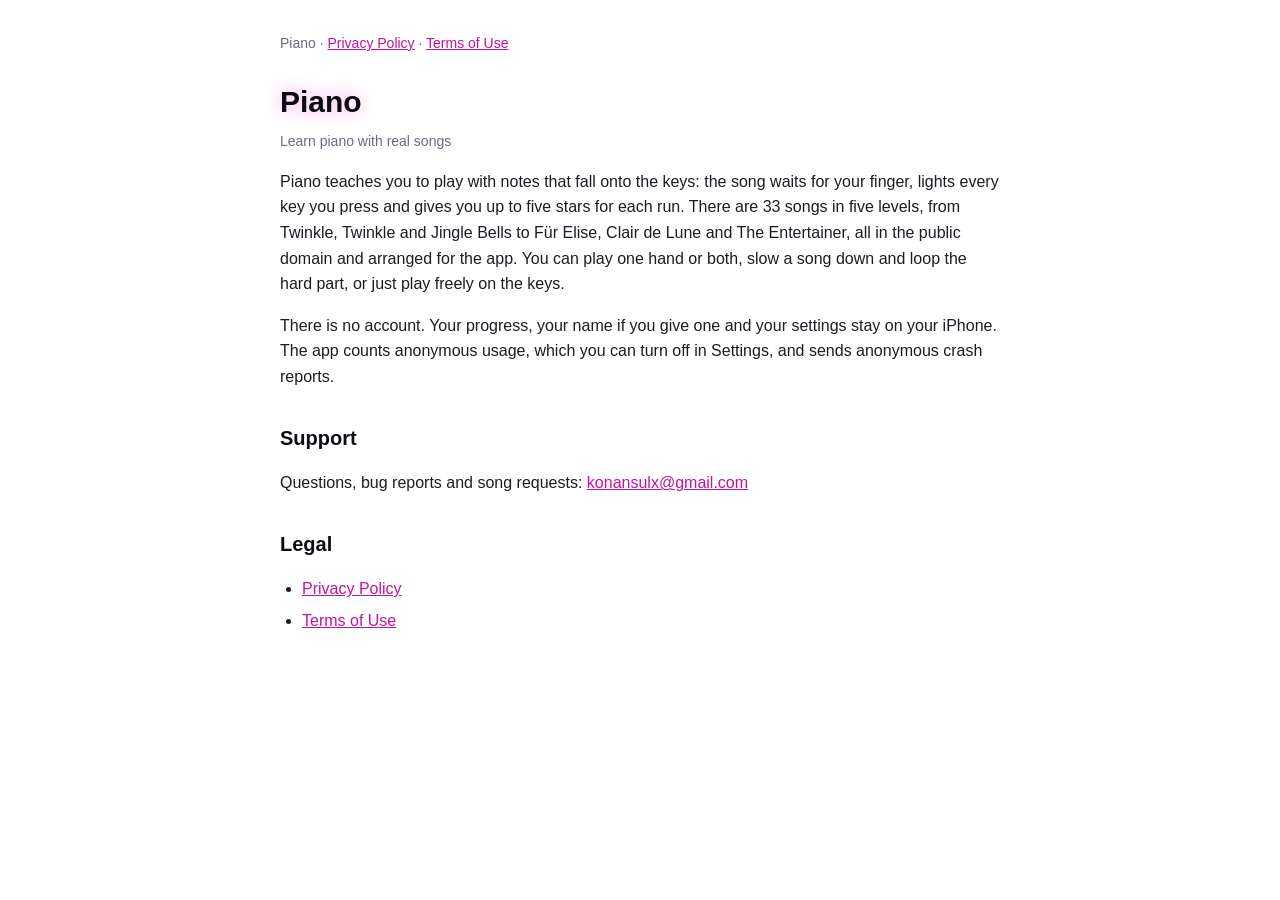
<file: index.html>
<!DOCTYPE html>
<html lang="en">
<head>
<meta charset="utf-8">
<meta name="viewport" content="width=device-width, initial-scale=1">
<title>Piano — Learn Songs</title>
<link rel="stylesheet" href="style.css">
</head>
<body>
<div class="nav">Piano · <a href="privacy.html">Privacy Policy</a> · <a href="terms.html">Terms of Use</a></div>

<h1>Piano</h1>
<p class="updated">Learn piano with real songs</p>

<p>Piano teaches you to play with notes that fall onto the keys: the song waits for your finger, lights every key you press and gives you up to five stars for each run. There are 33 songs in five levels, from Twinkle, Twinkle and Jingle Bells to Für Elise, Clair de Lune and The Entertainer, all in the public domain and arranged for the app. You can play one hand or both, slow a song down and loop the hard part, or just play freely on the keys.</p>

<p>There is no account. Your progress, your name if you give one and your settings stay on your iPhone. The app counts anonymous usage, which you can turn off in Settings, and sends anonymous crash reports.</p>

<h2>Support</h2>
<p>Questions, bug reports and song requests: <a href="mailto:konansulx@gmail.com">konansulx@gmail.com</a></p>

<h2>Legal</h2>
<ul>
  <li><a href="privacy.html">Privacy Policy</a></li>
  <li><a href="terms.html">Terms of Use</a></li>
</ul>
</body>
</html>
</file>
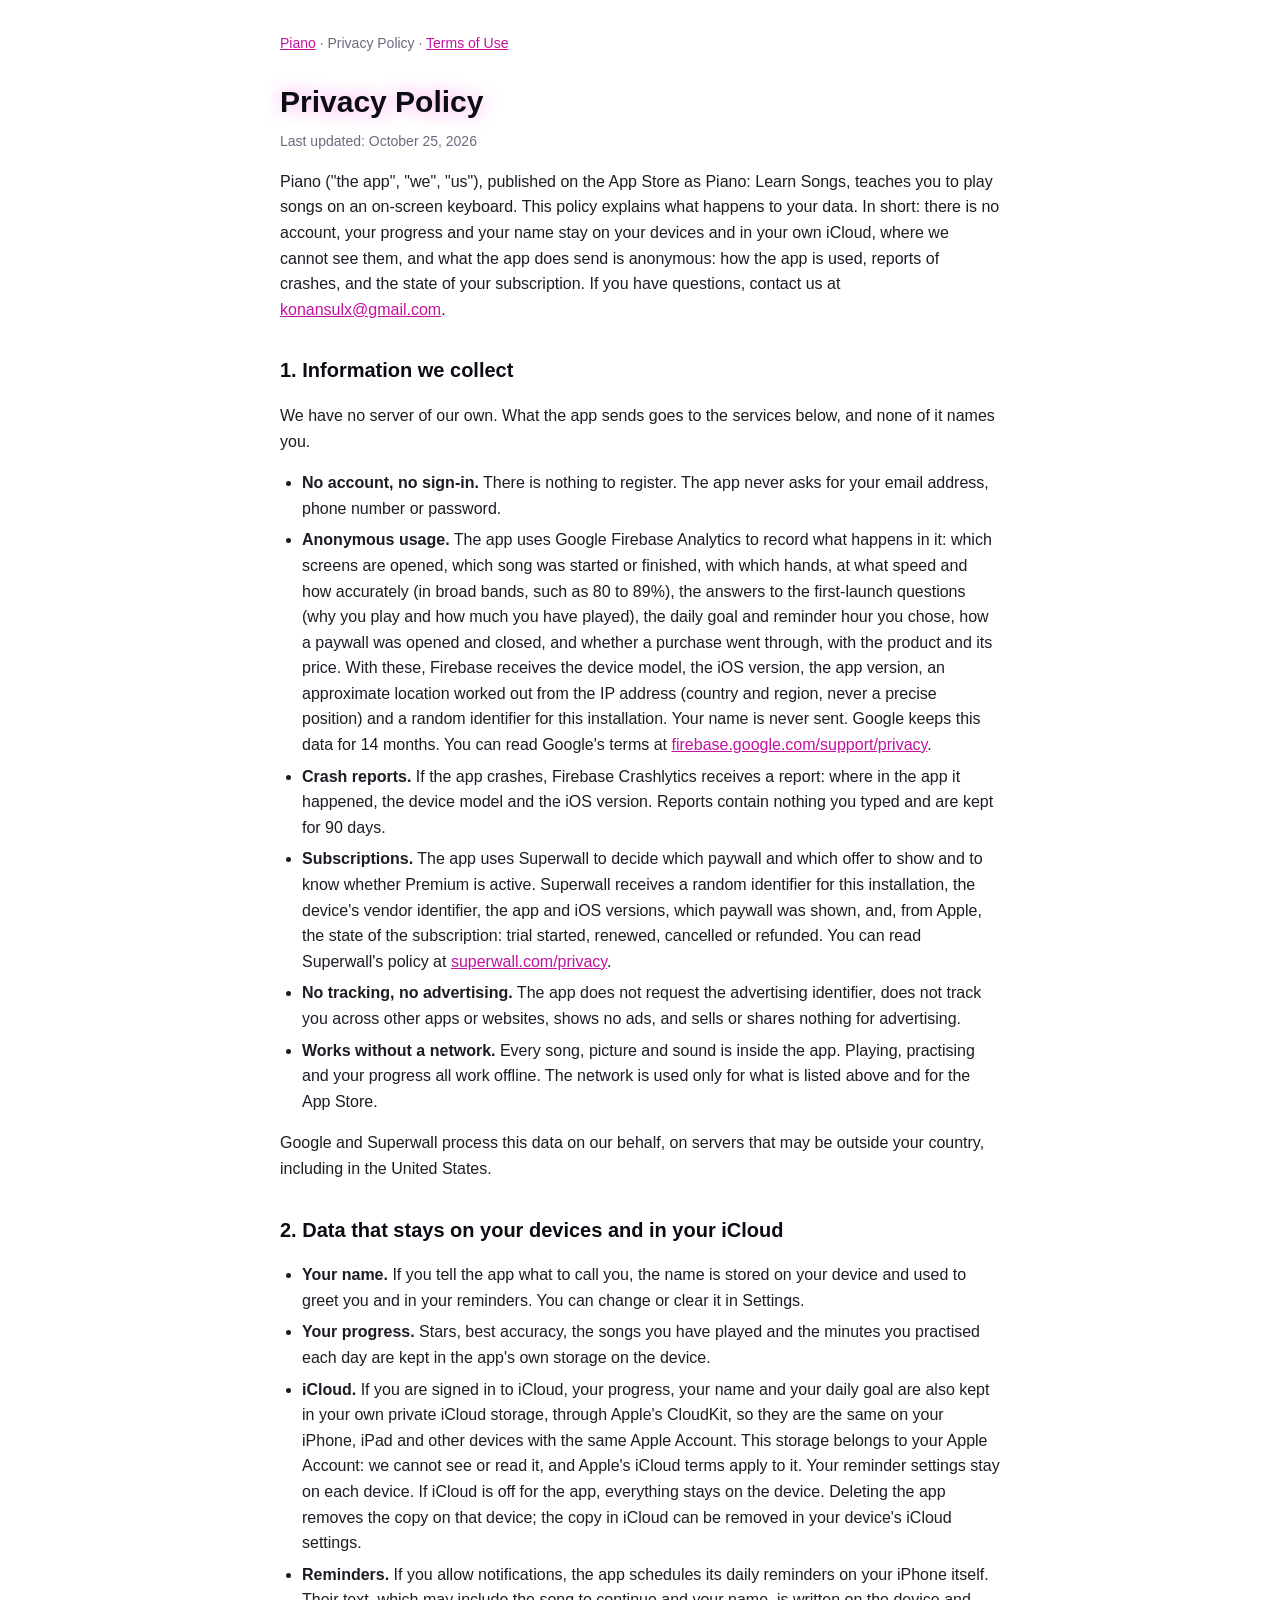
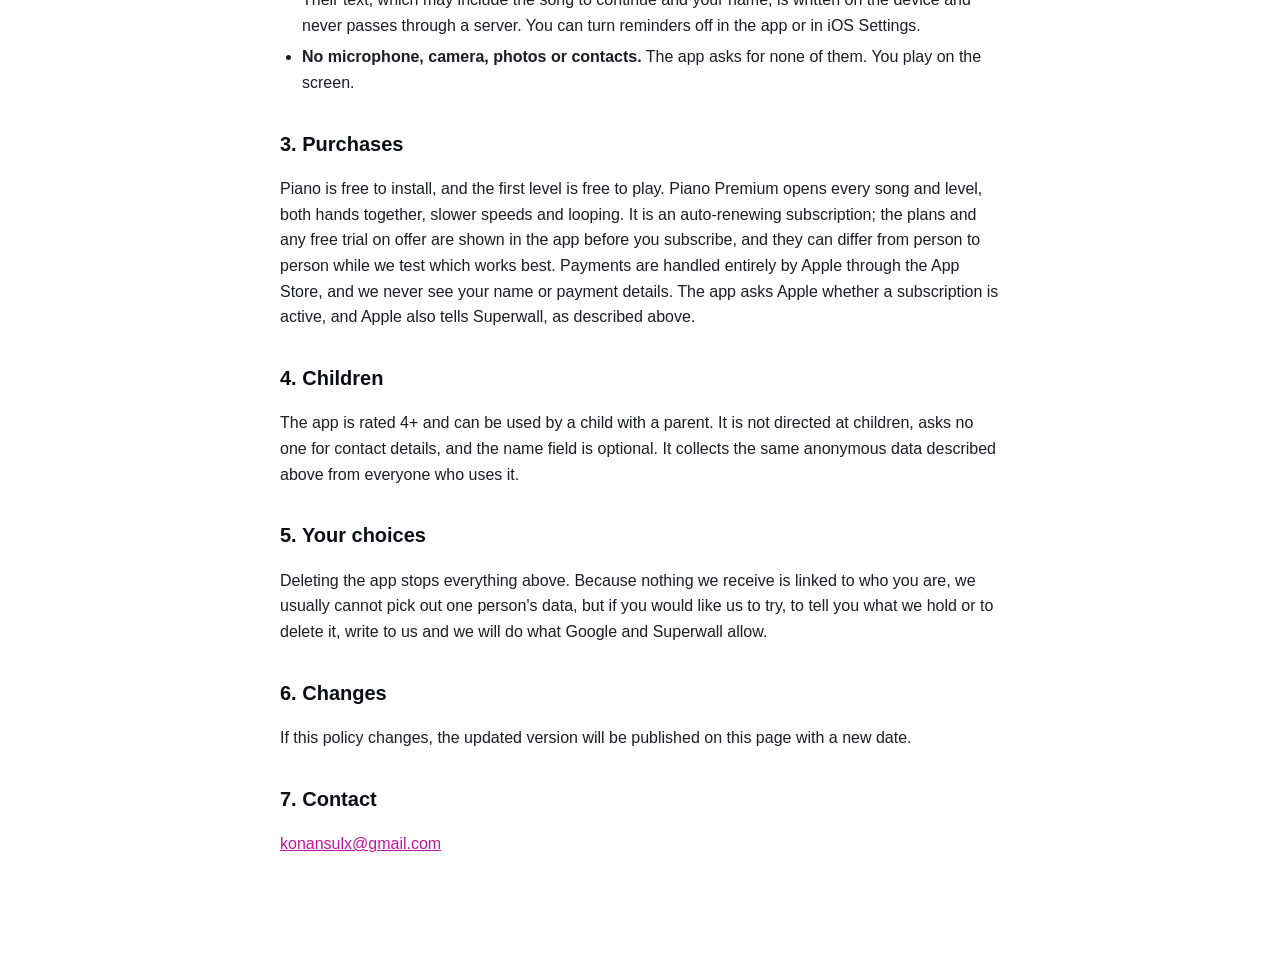
<file: privacy.html>
<!DOCTYPE html>
<html lang="en">
<head>
<meta charset="utf-8">
<meta name="viewport" content="width=device-width, initial-scale=1">
<title>Piano — Privacy Policy</title>
<link rel="stylesheet" href="style.css">
</head>
<body>
<div class="nav"><a href="index.html">Piano</a> · Privacy Policy · <a href="terms.html">Terms of Use</a></div>

<h1>Privacy Policy</h1>
<p class="updated">Last updated: October 25, 2026</p>

<p>Piano ("the app", "we", "us"), published on the App Store as Piano: Learn Songs, teaches you to play songs on an on-screen keyboard. This policy explains what happens to your data. In short: there is no account, your progress and your name stay on your devices and in your own iCloud, where we cannot see them, and what the app does send is anonymous: how the app is used, reports of crashes, and the state of your subscription. If you have questions, contact us at <a href="mailto:konansulx@gmail.com">konansulx@gmail.com</a>.</p>

<h2>1. Information we collect</h2>
<p>We have no server of our own. What the app sends goes to the services below, and none of it names you.</p>
<ul>
  <li><strong>No account, no sign-in.</strong> There is nothing to register. The app never asks for your email address, phone number or password.</li>
  <li><strong>Anonymous usage.</strong> The app uses Google Firebase Analytics to record what happens in it: which screens are opened, which song was started or finished, with which hands, at what speed and how accurately (in broad bands, such as 80 to 89%), the answers to the first-launch questions (why you play and how much you have played), the daily goal and reminder hour you chose, how a paywall was opened and closed, and whether a purchase went through, with the product and its price. With these, Firebase receives the device model, the iOS version, the app version, an approximate location worked out from the IP address (country and region, never a precise position) and a random identifier for this installation. Your name is never sent. Google keeps this data for 14 months. You can read Google's terms at <a href="https://firebase.google.com/support/privacy">firebase.google.com/support/privacy</a>.</li>
  <li><strong>Crash reports.</strong> If the app crashes, Firebase Crashlytics receives a report: where in the app it happened, the device model and the iOS version. Reports contain nothing you typed and are kept for 90 days.</li>
  <li><strong>Subscriptions.</strong> The app uses Superwall to decide which paywall and which offer to show and to know whether Premium is active. Superwall receives a random identifier for this installation, the device's vendor identifier, the app and iOS versions, which paywall was shown, and, from Apple, the state of the subscription: trial started, renewed, cancelled or refunded. You can read Superwall's policy at <a href="https://superwall.com/privacy">superwall.com/privacy</a>.</li>
  <li><strong>No tracking, no advertising.</strong> The app does not request the advertising identifier, does not track you across other apps or websites, shows no ads, and sells or shares nothing for advertising.</li>
  <li><strong>Works without a network.</strong> Every song, picture and sound is inside the app. Playing, practising and your progress all work offline. The network is used only for what is listed above and for the App Store.</li>
</ul>
<p>Google and Superwall process this data on our behalf, on servers that may be outside your country, including in the United States.</p>

<h2>2. Data that stays on your devices and in your iCloud</h2>
<ul>
  <li><strong>Your name.</strong> If you tell the app what to call you, the name is stored on your device and used to greet you and in your reminders. You can change or clear it in Settings.</li>
  <li><strong>Your progress.</strong> Stars, best accuracy, the songs you have played and the minutes you practised each day are kept in the app's own storage on the device.</li>
  <li><strong>iCloud.</strong> If you are signed in to iCloud, your progress, your name and your daily goal are also kept in your own private iCloud storage, through Apple's CloudKit, so they are the same on your iPhone, iPad and other devices with the same Apple Account. This storage belongs to your Apple Account: we cannot see or read it, and Apple's iCloud terms apply to it. Your reminder settings stay on each device. If iCloud is off for the app, everything stays on the device. Deleting the app removes the copy on that device; the copy in iCloud can be removed in your device's iCloud settings.</li>
  <li><strong>Reminders.</strong> If you allow notifications, the app schedules its daily reminders on your iPhone itself. Their text, which may include the song to continue and your name, is written on the device and never passes through a server. You can turn reminders off in the app or in iOS Settings.</li>
  <li><strong>No microphone, camera, photos or contacts.</strong> The app asks for none of them. You play on the screen.</li>
</ul>

<h2>3. Purchases</h2>
<p>Piano is free to install, and the first level is free to play. Piano Premium opens every song and level, both hands together, slower speeds and looping. It is an auto-renewing subscription; the plans and any free trial on offer are shown in the app before you subscribe, and they can differ from person to person while we test which works best. Payments are handled entirely by Apple through the App Store, and we never see your name or payment details. The app asks Apple whether a subscription is active, and Apple also tells Superwall, as described above.</p>

<h2>4. Children</h2>
<p>The app is rated 4+ and can be used by a child with a parent. It is not directed at children, asks no one for contact details, and the name field is optional. It collects the same anonymous data described above from everyone who uses it.</p>

<h2>5. Your choices</h2>
<p>Deleting the app stops everything above. Because nothing we receive is linked to who you are, we usually cannot pick out one person's data, but if you would like us to try, to tell you what we hold or to delete it, write to us and we will do what Google and Superwall allow.</p>

<h2>6. Changes</h2>
<p>If this policy changes, the updated version will be published on this page with a new date.</p>

<h2>7. Contact</h2>
<p><a href="mailto:konansulx@gmail.com">konansulx@gmail.com</a></p>
</body>
</html>
</file>
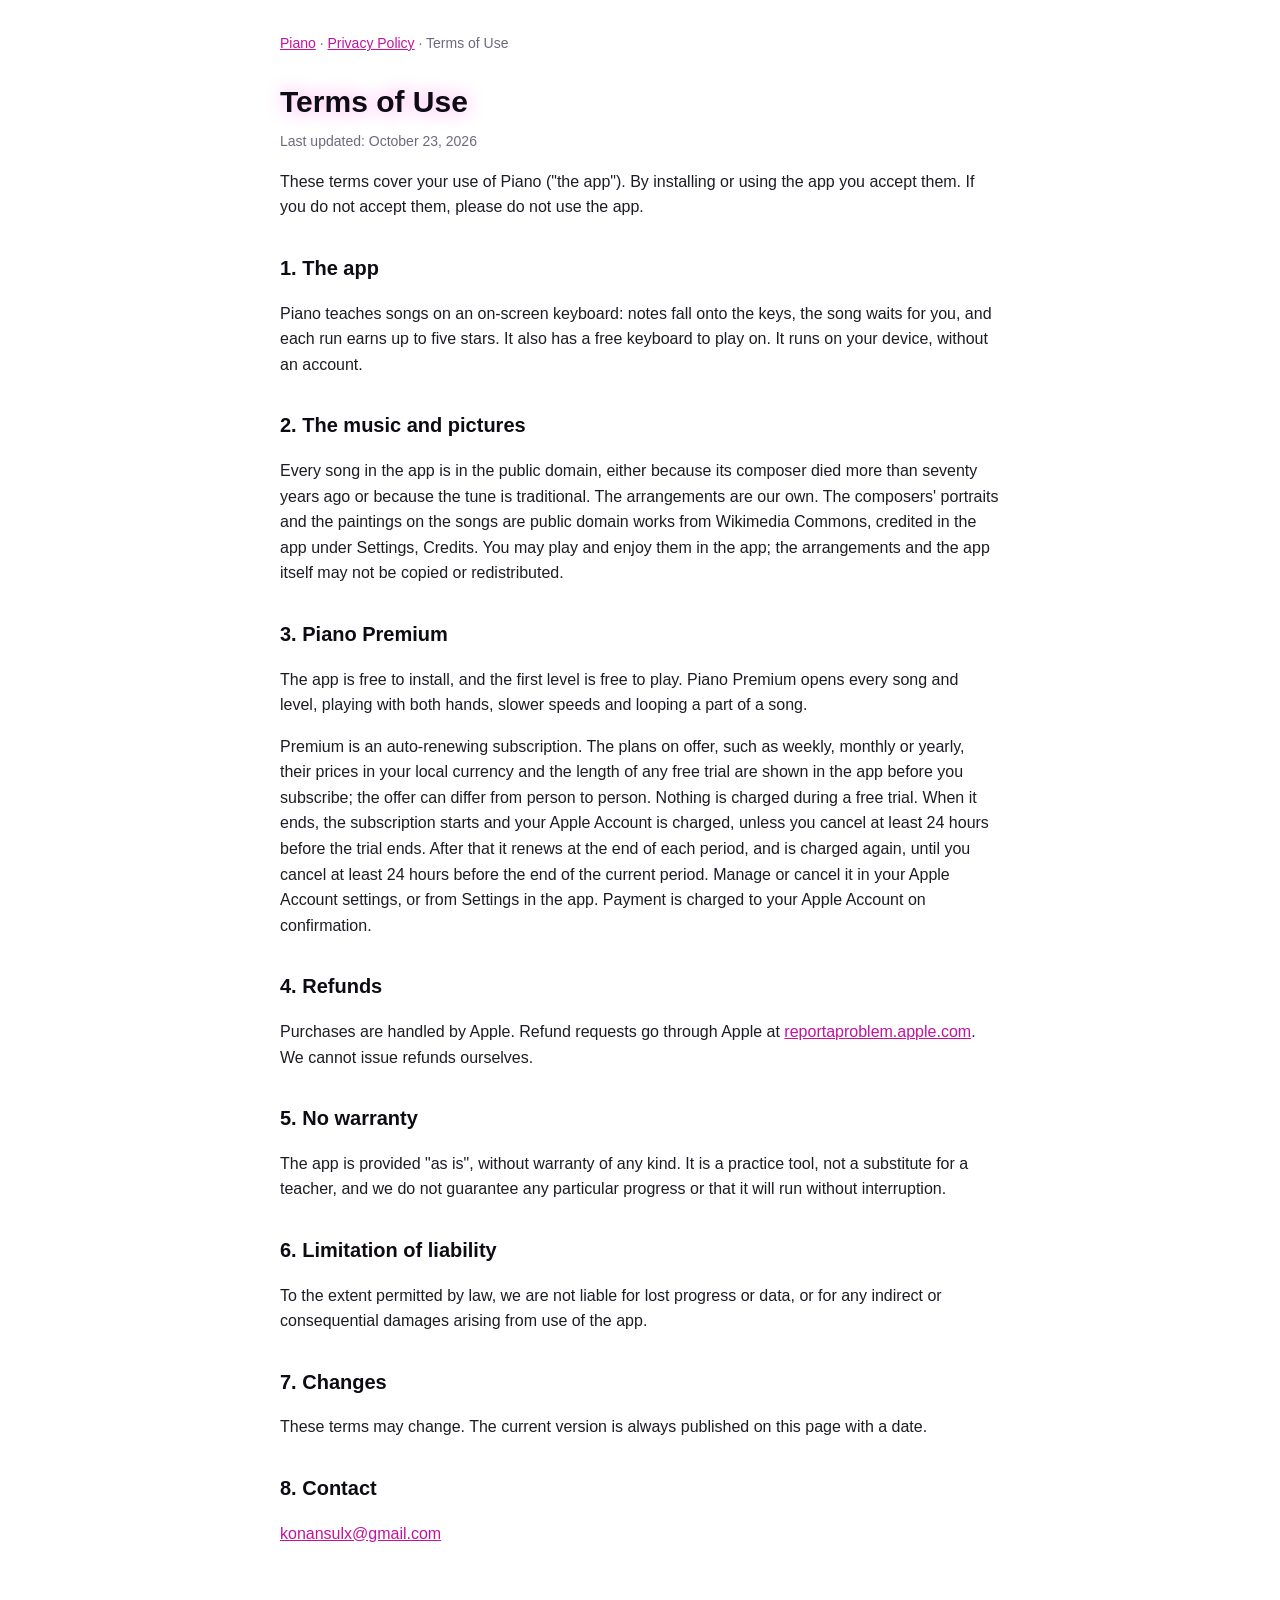
<file: terms.html>
<!DOCTYPE html>
<html lang="en">
<head>
<meta charset="utf-8">
<meta name="viewport" content="width=device-width, initial-scale=1">
<title>Piano — Terms of Use</title>
<link rel="stylesheet" href="style.css">
</head>
<body>
<div class="nav"><a href="index.html">Piano</a> · <a href="privacy.html">Privacy Policy</a> · Terms of Use</div>

<h1>Terms of Use</h1>
<p class="updated">Last updated: October 23, 2026</p>

<p>These terms cover your use of Piano ("the app"). By installing or using the app you accept them. If you do not accept them, please do not use the app.</p>

<h2>1. The app</h2>
<p>Piano teaches songs on an on-screen keyboard: notes fall onto the keys, the song waits for you, and each run earns up to five stars. It also has a free keyboard to play on. It runs on your device, without an account.</p>

<h2>2. The music and pictures</h2>
<p>Every song in the app is in the public domain, either because its composer died more than seventy years ago or because the tune is traditional. The arrangements are our own. The composers' portraits and the paintings on the songs are public domain works from Wikimedia Commons, credited in the app under Settings, Credits. You may play and enjoy them in the app; the arrangements and the app itself may not be copied or redistributed.</p>

<h2>3. Piano Premium</h2>
<p>The app is free to install, and the first level is free to play. Piano Premium opens every song and level, playing with both hands, slower speeds and looping a part of a song.</p>
<p>Premium is an auto-renewing subscription. The plans on offer, such as weekly, monthly or yearly, their prices in your local currency and the length of any free trial are shown in the app before you subscribe; the offer can differ from person to person. Nothing is charged during a free trial. When it ends, the subscription starts and your Apple Account is charged, unless you cancel at least 24 hours before the trial ends. After that it renews at the end of each period, and is charged again, until you cancel at least 24 hours before the end of the current period. Manage or cancel it in your Apple Account settings, or from Settings in the app. Payment is charged to your Apple Account on confirmation.</p>

<h2>4. Refunds</h2>
<p>Purchases are handled by Apple. Refund requests go through Apple at <a href="https://reportaproblem.apple.com">reportaproblem.apple.com</a>. We cannot issue refunds ourselves.</p>

<h2>5. No warranty</h2>
<p>The app is provided "as is", without warranty of any kind. It is a practice tool, not a substitute for a teacher, and we do not guarantee any particular progress or that it will run without interruption.</p>

<h2>6. Limitation of liability</h2>
<p>To the extent permitted by law, we are not liable for lost progress or data, or for any indirect or consequential damages arising from use of the app.</p>

<h2>7. Changes</h2>
<p>These terms may change. The current version is always published on this page with a date.</p>

<h2>8. Contact</h2>
<p><a href="mailto:konansulx@gmail.com">konansulx@gmail.com</a></p>
</body>
</html>
</file>
<file: style.css>
:root {
  color-scheme: dark light;
  --bg: #04050a;
  --text: #e8e8f0;
  --muted: #9a9ab0;
  --head: #ffffff;
  --pink: #ff2bd6;
  --violet: #a855f7;
  --line: #22243a;
}
@media (prefers-color-scheme: light) {
  :root { --bg: #ffffff; --text: #1c1c24; --muted: #6b6b80; --head: #0c0c14; --line: #e6e6ef; --pink: #c4129f; }
}
* { box-sizing: border-box; }
body {
  font-family: -apple-system, BlinkMacSystemFont, "Segoe UI", Roboto, Helvetica, Arial, sans-serif;
  line-height: 1.6;
  max-width: 760px;
  margin: 0 auto;
  padding: 32px 20px 80px;
  color: var(--text);
  background: var(--bg);
}
h1 { font-size: 30px; margin-bottom: 4px; color: var(--head); text-shadow: 0 0 18px rgba(255, 43, 214, 0.45); }
h2 { font-size: 20px; margin-top: 32px; color: var(--head); }
.updated { color: var(--muted); font-size: 14px; margin-top: 0; }
a { color: var(--pink); }
hr { border: none; border-top: 1px solid var(--line); margin: 24px 0; }
.nav { font-size: 14px; margin-bottom: 24px; color: var(--muted); }
ul { padding-left: 22px; }
li { margin: 6px 0; }
</file>
